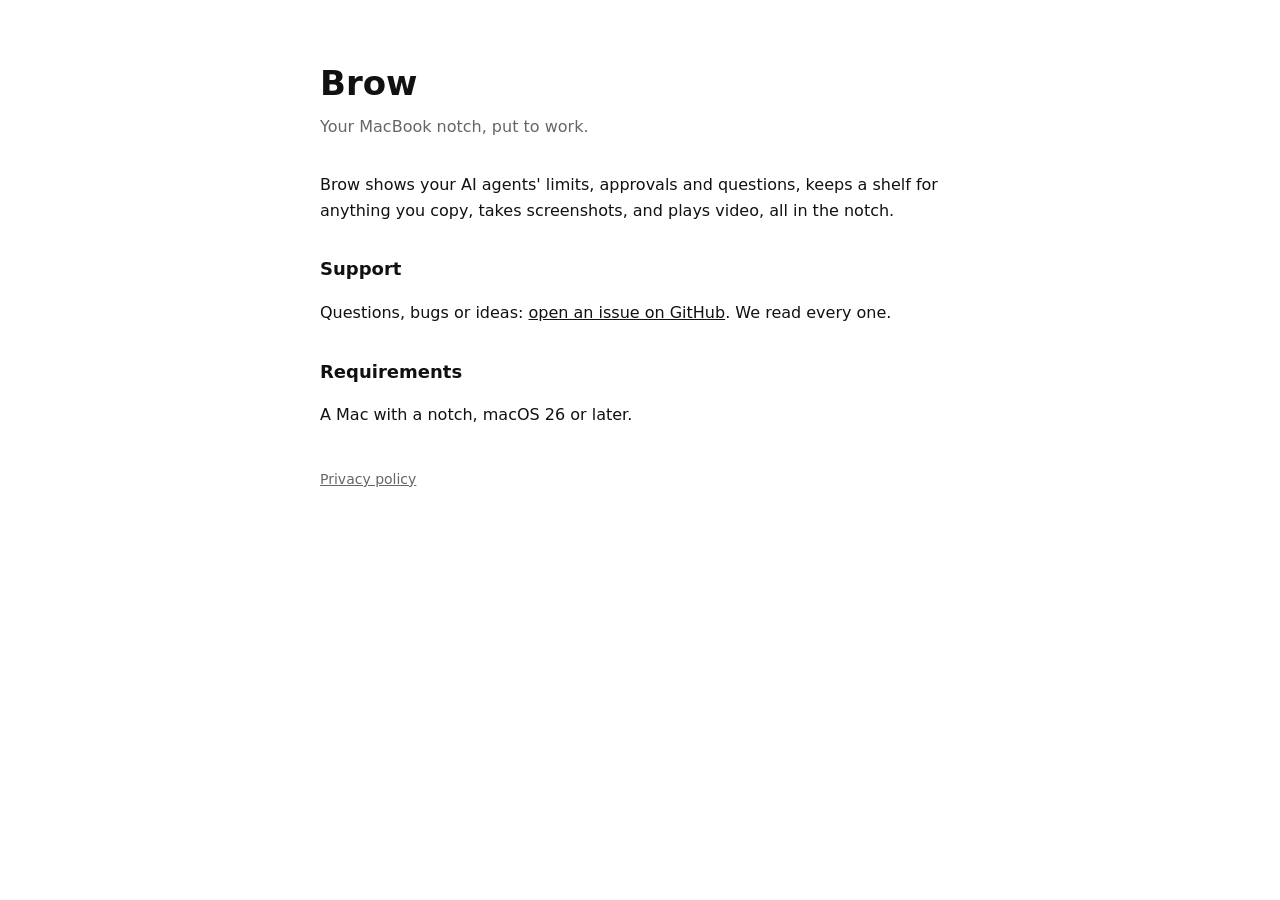
<file: index.html>
<!doctype html><html lang="en"><head><meta charset="utf-8"><meta name="viewport" content="width=device-width,initial-scale=1"><title>Brow — Support</title><link rel="stylesheet" href="style.css"></head>
<body><main><h1>Brow</h1><p class="sub">Your MacBook notch, put to work.</p>
<p>Brow shows your AI agents' limits, approvals and questions, keeps a shelf for anything you copy, takes screenshots, and plays video, all in the notch.</p>
<h2>Support</h2><p>Questions, bugs or ideas: <a href="https://github.com/hacksurvivor/brow-app/issues">open an issue on GitHub</a>. We read every one.</p>
<h2>Requirements</h2><p>A Mac with a notch, macOS 26 or later.</p>
<nav><a href="privacy.html">Privacy policy</a></nav></main></body></html>
</file>
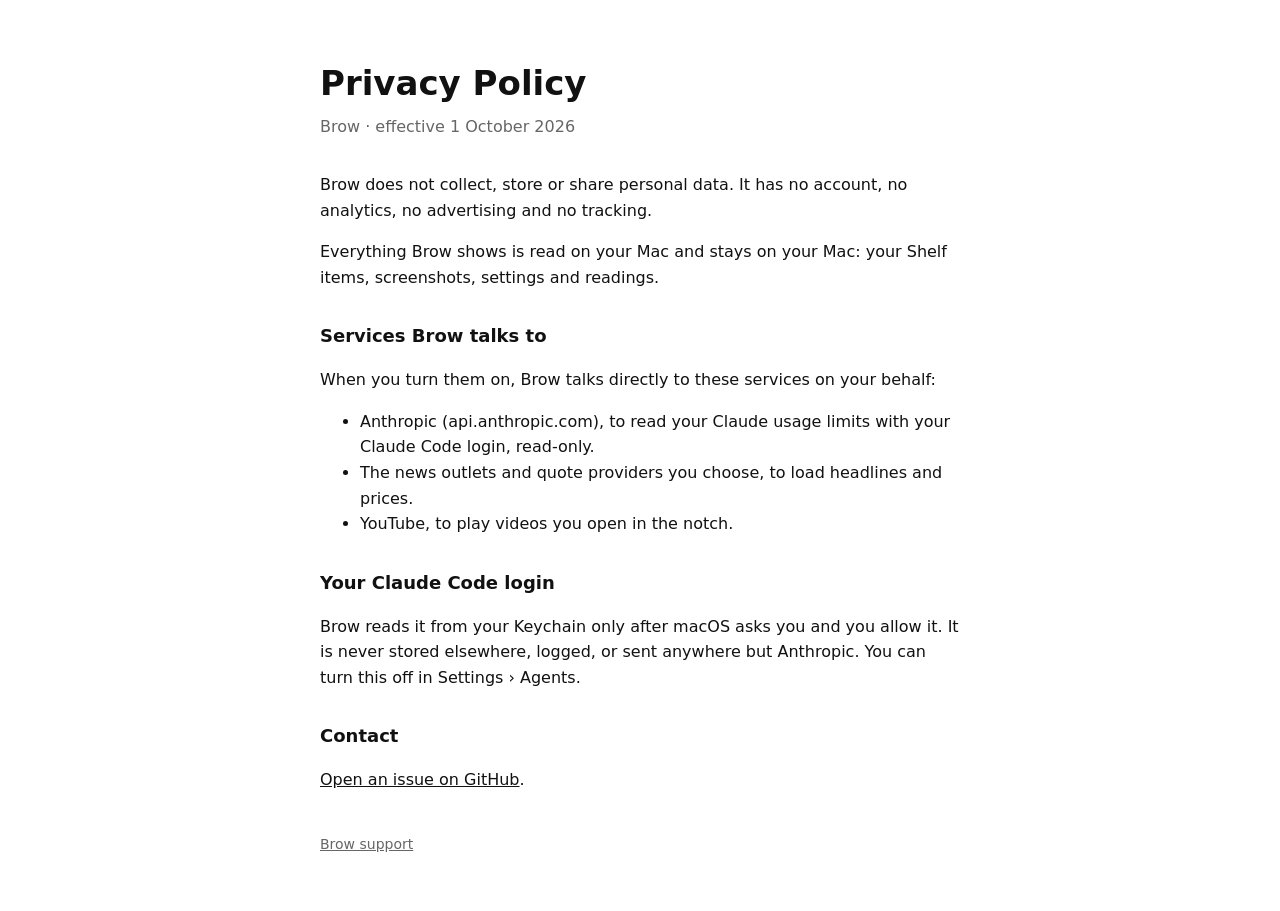
<file: privacy.html>
<!doctype html><html lang="en"><head><meta charset="utf-8"><meta name="viewport" content="width=device-width,initial-scale=1"><title>Brow — Privacy Policy</title><link rel="stylesheet" href="style.css"></head>
<body><main><h1>Privacy Policy</h1><p class="sub">Brow · effective 1 October 2026</p>
<p>Brow does not collect, store or share personal data. It has no account, no analytics, no advertising and no tracking.</p>
<p>Everything Brow shows is read on your Mac and stays on your Mac: your Shelf items, screenshots, settings and readings.</p>
<h2>Services Brow talks to</h2><p>When you turn them on, Brow talks directly to these services on your behalf:</p>
<ul><li>Anthropic (api.anthropic.com), to read your Claude usage limits with your Claude Code login, read-only.</li>
<li>The news outlets and quote providers you choose, to load headlines and prices.</li>
<li>YouTube, to play videos you open in the notch.</li></ul>
<h2>Your Claude Code login</h2><p>Brow reads it from your Keychain only after macOS asks you and you allow it. It is never stored elsewhere, logged, or sent anywhere but Anthropic. You can turn this off in Settings › Agents.</p>
<h2>Contact</h2><p><a href="https://github.com/hacksurvivor/brow-app/issues">Open an issue on GitHub</a>.</p>
<nav><a href="index.html">Brow support</a></nav></main></body></html>
</file>
<file: style.css>
:root{color-scheme:light dark;--bg:#fff;--fg:#111;--dim:#666}
@media (prefers-color-scheme:dark){:root{--bg:#000;--fg:#f2f2f2;--dim:#999}}
body{margin:0;background:var(--bg);color:var(--fg);font:16px/1.6 -apple-system,BlinkMacSystemFont,"SF Pro Text",system-ui,sans-serif}
main{max-width:640px;margin:0 auto;padding:56px 20px}
h1{font-size:34px;margin:0 0 4px}p.sub{color:var(--dim);margin:0 0 32px}
h2{font-size:18px;margin:32px 0 8px}a{color:inherit}nav{margin-top:40px;color:var(--dim);font-size:14px}
</file>
